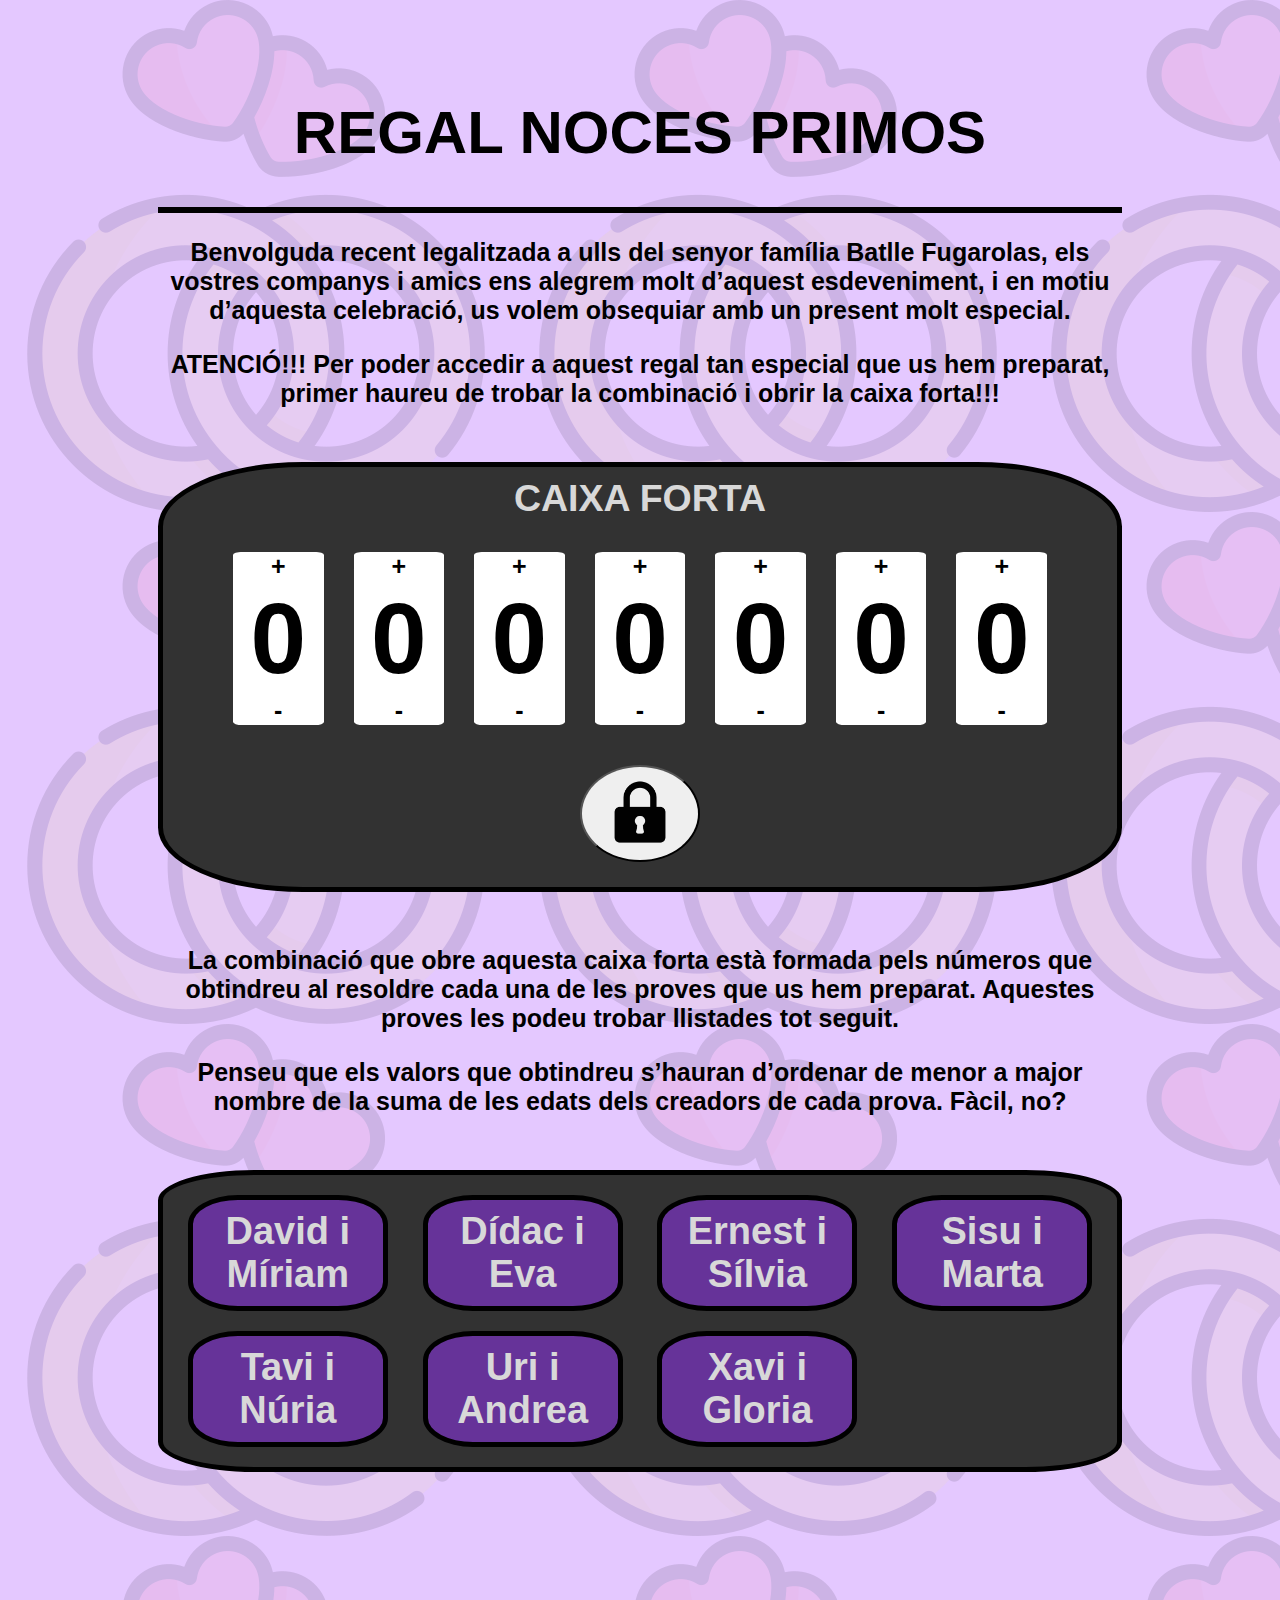
<file: index.html>
<!DOCTYPE html>
<html>
    <head>
        <meta charset="utf-8">
        <meta name="viewport" content="width=device-width, initial-scale=1.0">
        <link rel="stylesheet" href="style.css">
        <title>REGAL NOCES PRIMOS</title>
    </head>
    <body>
        <div id="main-background">
        </div>
        <header>
            <h1>REGAL NOCES PRIMOS</h1>
        </header>
        <hr>
        <main>
            <!-- Explicació de en que consisteix la web, introducció -->
            <p>
                Benvolguda recent legalitzada a ulls del senyor família Batlle Fugarolas, els 
                vostres companys i amics ens alegrem molt d’aquest esdeveniment, i en motiu d’aquesta 
                celebració, us volem obsequiar amb un present molt especial.
            </p>
            <p>
                ATENCIÓ!!! Per poder accedir a aquest regal tan especial que us hem preparat, primer 
                haureu de trobar la combinació i obrir la caixa forta!!!

            </p>
            <br>
            <!-- Presentació d'on posar la combinació de la caixa forta i com obrir -->
            <div id="safe-box">
                <h2>CAIXA FORTA</h2>
                <!-- Números de la combinació -->
                <div id="combination">
                    <div class="num-selector">
                        <div class="up-button unselectable" id="up-1">
                            +
                        </div>
                        <div class="number" id="num-1">
                            0
                        </div>
                        <div  class="down-button unselectable" id="down-1">
                            -
                        </div>
                    </div>
                    <div class="num-selector">
                        <div class="up-button unselectable" id="up-2">
                            +
                        </div>
                        <div class="number" id="num-2">
                            0
                        </div>
                        <div  class="down-button unselectable" id="down-2">
                            -
                        </div>
                    </div>
                    <div class="num-selector">
                        <div class="up-button unselectable" id="up-3">
                            +
                        </div>
                        <div class="number" id="num-3">
                            0
                        </div>
                        <div  class="down-button unselectable" id="down-3">
                            -
                        </div>
                    </div>
                    <div class="num-selector">
                        <div class="up-button unselectable" id="up-4">
                            +
                        </div>
                        <div class="number" id="num-4">
                            0
                        </div>
                        <div  class="down-button unselectable" id="down-4">
                            -
                        </div>
                    </div>
                    <div class="num-selector">
                        <div class="up-button unselectable" id="up-5">
                            +
                        </div>
                        <div class="number" id="num-5">
                            0
                        </div>
                        <div  class="down-button unselectable" id="down-5">
                            -
                        </div>
                    </div>
                    <div class="num-selector">
                        <div class="up-button unselectable" id="up-6">
                            +
                        </div>
                        <div class="number" id="num-6">
                            0
                        </div>
                        <div  class="down-button unselectable" id="down-6">
                            -
                        </div>
                    </div>
                    <div class="num-selector">
                        <div class="up-button unselectable" id="up-7">
                            +
                        </div>
                        <div class="number" id="num-7">
                            0
                        </div>
                        <div  class="down-button unselectable" id="down-7">
                            -
                        </div>
                    </div>
                </div>
                <!-- Boto de comprovació -->
                <div id="lock-container">
                    <button id="safe-button">
                        <img src="images/lock-closed.png" alt="open button" class="lock-img">
                    </button>
                    <button id="safe-handler">
                        OBRE
                        <img src="images/right-arrow.png" alt="safe-handler" class="handler-img">
                    </button>
                </div>
               
                <!-- Link al mapa/ubicació del regal -->
            </div>
            <!-- Introducció de les proves -->
            <br>
            <p>
                La combinació que obre aquesta caixa forta està formada pels números que obtindreu al 
                resoldre cada una de les proves que us hem preparat. Aquestes proves les podeu trobar 
                llistades tot seguit.
            </p>
            <p>
                Penseu que els valors que obtindreu s’hauran d’ordenar de menor a major nombre de la suma 
                de les edats dels creadors de cada prova. Fàcil, no?
            </p>
            <br>
            <!-- Llista amb els enllaços a les proves de cada parella -->
            <div id="challenges-content">
                <a href="challengeDM.html">
                    <div class="challenge">
                        David i Míriam
                    </div>
                </a>
                <a href="challengeDE.html">
                    <div class="challenge">
                        Dídac i Eva
                    </div>
                </a>
                <a href="challengeES.html">
                    <div class="challenge">
                        Ernest i Sílvia
                    </div>
                </a>
                <a href="challengeSM.html">
                    <div class="challenge">
                        Sisu i Marta
                    </div>
                </a>
                <a href="challengeTN.html">
                    <div class="challenge">
                        Tavi i Núria
                    </div>
                </a>
                <a href="challengeUA.html">
                    <div class="challenge">
                        Uri i Andrea
                    </div>
                </a>
                <a href="challengeXG.html">
                    <div class="challenge">
                        Xavi i Gloria
                    </div>
                </a>
            </div>
        </main>
        <footer>

        </footer>
    </body>
    <script src="app.js"></script>
</html>
</file>
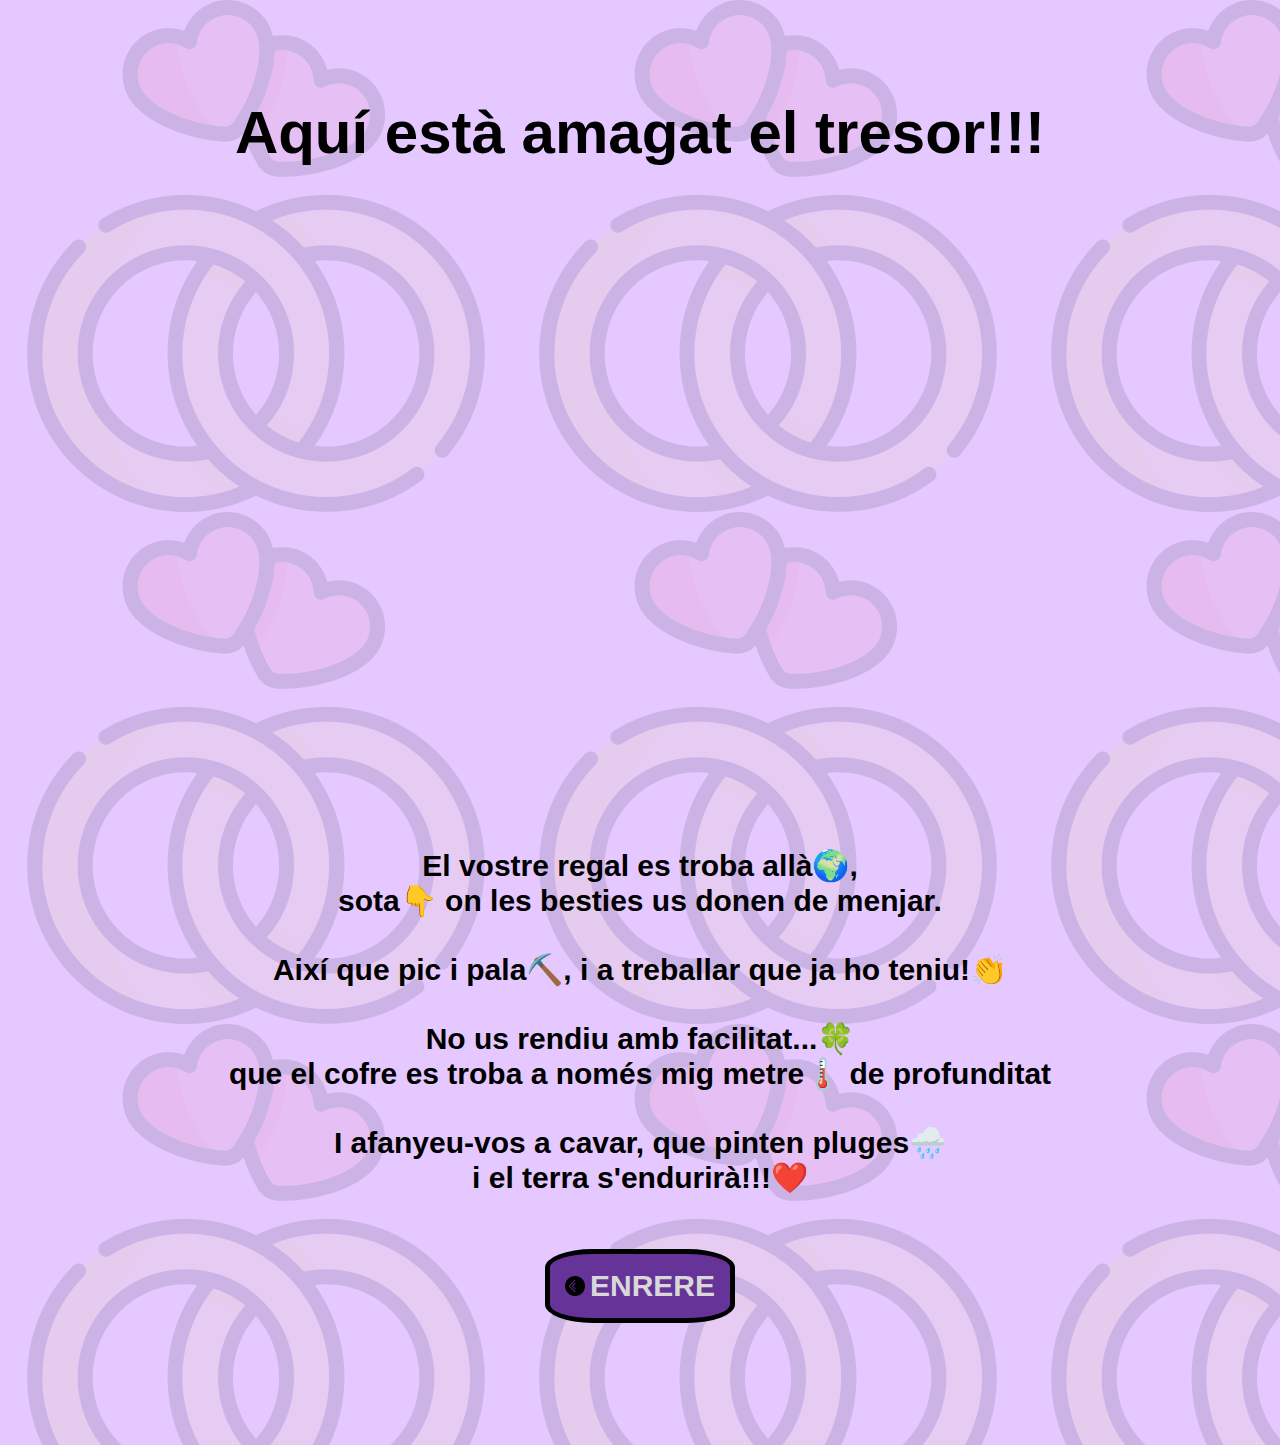
<file: location.html>
<!DOCTYPE html>
<html>
    <head>
        <meta charset="utf-8">
        <meta name="viewport" content="width=device-width, initial-scale=1.0">
        <link rel="stylesheet" href="style-location.css">
        <title>REGAL NOCES PRIMOS</title>
    </head>
    <body>
        <div id="main-background">
        </div>
        <!-- <h1>
            DEIXEU DE PROVAR COMBINACIONS ALEATORIES🌻 I CENTREU-VOS EN FER LES PROVES!!!😠
        </h1> -->
        <h1>Aquí està amagat el tresor!!!</h1>
        <iframe
            src="https://www.google.com/maps/embed?pb=!1m18!1m12!1m3!1d382235.4265151662!2d1.5885409650323399!3d41.54295766926267!2m3!1f0!2f0!3f0!3m2!1i1024!2i768!4f13.1!3m3!1m2!1s0x0%3A0x864105b9e4daa0c5!2zNDHCsDMwJzUxLjIiTiAxwrA0OSc0OC42IkU!5e0!3m2!1sca!2ses!4v1657480119446!5m2!1sca!2ses"
            allowfullscreen="" loading="lazy" referrerpolicy="no-referrer-when-downgrade" id="map">
        </iframe>
        <br><br>
        <p>
            El vostre regal es troba allà🌍,
        </p>
        <p>
            sota👇 on les besties us donen de menjar.
        </p>
        <br>
        <p>
            Així que pic i pala⛏️, i a treballar que ja ho teniu!👏
        </p>
        <br>
        <p>
            No us rendiu amb facilitat...🍀
        </p>
        <p>
            que el cofre es troba a només mig metre🌡️ de profunditat
        </p>
        <br>
        <p>
            I afanyeu-vos a cavar, que pinten pluges🌧️
        </p>
        <p>
            i el terra s'endurirà!!!❤️
        </p>
        <br>
        
        <footer>
            <a href="index.html" id="return">
                <img src="images/left-arrows.png" alt="back" id="return-img">
                <p>ENRERE</p>
            </a>
        </footer>
    </body>
</html>
</file>
<file: style.css>
body {
    padding: 50px 150px;
    text-align: center;
    font-weight: bolder;
    font-size: 25px;
    font-family: 'Lucida Sans', 'Lucida Sans Regular', 'Lucida Grande', 'Lucida Sans Unicode', Geneva, Verdana, sans-serif;
    background-color: rgb(228, 200, 255);
}

#main-background {
    content: "";
    opacity: 0.5;
    top: 0;
    left: 0;
    bottom: 0;
    right: 0;
    position: absolute;
    z-index: -1;
    height: 1600px;
    background-image: url("images/wedding-rings.png");
    opacity: .10;
}

h1 {
    font-size: 60px;
}

hr {
    border: 3px solid black;
}

h2 {
    margin-top: -40px;
    color: rgb(216, 216, 216);
}

a {
    text-decoration: none;
    color: inherit;
}

#safe-box {
    height: 320px;
    border: 5px solid black;
    border-radius: 15%;
    padding: 50px;
    background-color: rgba(50, 50, 50);
}

#combination {
    display: grid;
    grid-template-columns: repeat(7, 1fr);
    gap: 30px;
    padding: 0px 20px;
}

.number {
    text-align: center;
    font-size: 100px;
}

.num-selector {
    background-color: white;
    border-radius: 10%;
}

.num-selector-opened {
    background-color: rgb(255, 255, 255, 0.6);
    border-radius: 10%;
}

.unselectable {
    -webkit-touch-callout: none;
    -webkit-user-select: none;
    -khtml-user-select: none;
    -moz-user-select: none;
    -ms-user-select: none;
    user-select: none;
}

.up-button {
    background-color: white;
    border-top-left-radius: 10%;
    border-top-right-radius: 10%;
}

.up-button-opened {
    background-color: rgb(255, 255, 255, 0);
    border-top-left-radius: 10%;
    border-top-right-radius: 10%;
}

.down-button {
    background-color: white;
    border-bottom-left-radius: 10%;
    border-bottom-right-radius: 10%;
}

.down-button-opened {
    background-color: rgb(255, 255, 255, 0);
    border-bottom-left-radius: 10%;
    border-bottom-right-radius: 10%;
}

.up-button:hover, .down-button:hover {
    background-color: rgb(171, 201, 211);
}

.up-button:active, .down-button:active {
    color: white;
}

#lock-container {
    display: grid;
    grid-template-columns: repeat(3, 200px);
    align-items: center;
    justify-content: space-evenly;
    width: inherit;
}

#safe-button {
    margin: 40px;
    padding: 10px;
    border-radius: 50%;
    grid-column: 2;
}

.lock-img {
    width: 70px;
    height: 70px;
}

.handler-img {
    width: 50px;
    height: 50px;
}

#safe-handler {
    margin: 0 60px;
    padding: 5px;
    border-radius: 50%;
    grid-column: 3;
    display: grid;
    justify-content: center;
    align-content: center;
    visibility: hidden;
}

#challenges-content {
    border: 5px solid black;
    border-radius: 10%;
    margin: auto;
    padding: 20px 10px;
    display: grid;
    grid-template-columns: repeat(4, 200px);
    justify-content: space-evenly;
    gap: 20px;
    background-color: rgba(50, 50, 50);
}

.challenge {
    font-size: 38px;
    text-shadow: none;
    border: 5px solid black;
    border-radius: 25%;
    padding: 10px;
    color: rgb(216, 216, 216);
    background-color: rebeccapurple;
}

.challenge:hover {
    color: rgb(103, 158, 231);
}

.challenge:active {
    color: black;
}

@media only screen and (max-width: 1200px) {
    
    body {
        padding: 10px 30px;
        font-size: 15px;
    }

    #main-background {
        height: 1180px;
        background-image: url("images/small-wedding-rings.png");
    }
    
    h1 {
        font-size: 30px;
    }

    h2 {
        margin-top: 0px;
        margin-bottom: 10px;
    }

    hr {
        border: 1px solid black;
    }

    #safe-box {
        height: 185px;
        border: 5px solid black;
        border-radius: 15%;
        padding: 10px 0px;
        background-color: rgba(50, 50, 50);
    }
    
    #combination {
        display: grid;
        grid-template-columns: repeat(7, 1fr);
        gap: 3px;
    }
    
    .number {
        text-align: center;
        font-size: 20px;
    }

    #lock-container {
        grid-template-columns: repeat(3, 1fr);
        height: 100px;
    }
    
    #safe-button {
        margin: 15px;
        padding: 10px;
        border-radius: 50%;
        grid-column: 2;
        height: 60px;
    }

    #safe-handler {
        margin: 0 40px 0 0;
        padding: 5px;
        border-radius: 50%;
        grid-column: 3;
        font-size: 7px;
    }
    
    .lock-img {
        width: 35px;
        height: 35px;
    }

    .handler-img {
        width: 20px;
        height: 20px;
        margin: 0 auto;
    }
    
    #challenges-content {
        border: 5px solid black;
        border-radius: 10%;
        margin: auto;
        padding: 20px 10px;
        display: grid;
        grid-template-columns: repeat(3, 90px);
        justify-content: space-evenly;
        gap: 10px 1px;
        background-color: rgba(50, 50, 50);
    }
    
    .challenge {
        font-size: 15px;
        text-shadow: none;
        border: 5px solid black;
        border-radius: 25%;
        padding: -5px;
        color: rgb(216, 216, 216);
        background-color: rebeccapurple;
    }
    
  }
</file>
<file: style-location.css>
body {
    padding: 50px 150px;
    text-align: center;
    font-weight: bolder;
    font-size: 30px;
    font-family: 'Lucida Sans', 'Lucida Sans Regular', 'Lucida Grande', 'Lucida Sans Unicode', Geneva, Verdana, sans-serif;
    background-color: rgb(228, 200, 255);
}

#main-background {
    content: "";
    opacity: 0.5;
    top: 0;
    left: 0;
    bottom: 0;
    right: 0;
    position: absolute;
    z-index: -1;
    background-image: url("images/wedding-rings.png");
    opacity: .10;
    height: 1445px;
}

h1 {
    font-size: 60px;
}

p {
    margin: 0;
}

#map {
    width: 1000px;
    height: 600px;
    border: 0;
}

#return {
    text-decoration: none;
    display: grid;
    grid-template-columns: 1fr 1fr;
    justify-items: center;
    align-items: center;
    gap: 5px;
    margin: 20px auto;
    width: 150px;
    padding: 15px;
    border: 5px solid black;
    border-radius: 25%;
    background-color: rebeccapurple;
    color: rgb(216, 216, 216);
}

#return:hover {
    color: rgb(103, 158, 231);
}

#return:active {
    color: black;
}

#return > p {
    margin: 0px;
}

#return-img {
    width: 20px;
}

@media only screen and (max-width: 1200px) {
    
    body {
        padding: 10px 30px;
        font-size: 17px;
    }

    #main-background {
        background-image: url("images/small-wedding-rings.png");
        height: 800px;
    }

    h1 {
        font-size: 30px;
    }

    #return{
        width: 90px;
    }

    #map {
        width: 250px;
        height: 200px;
    }
}
</file>
